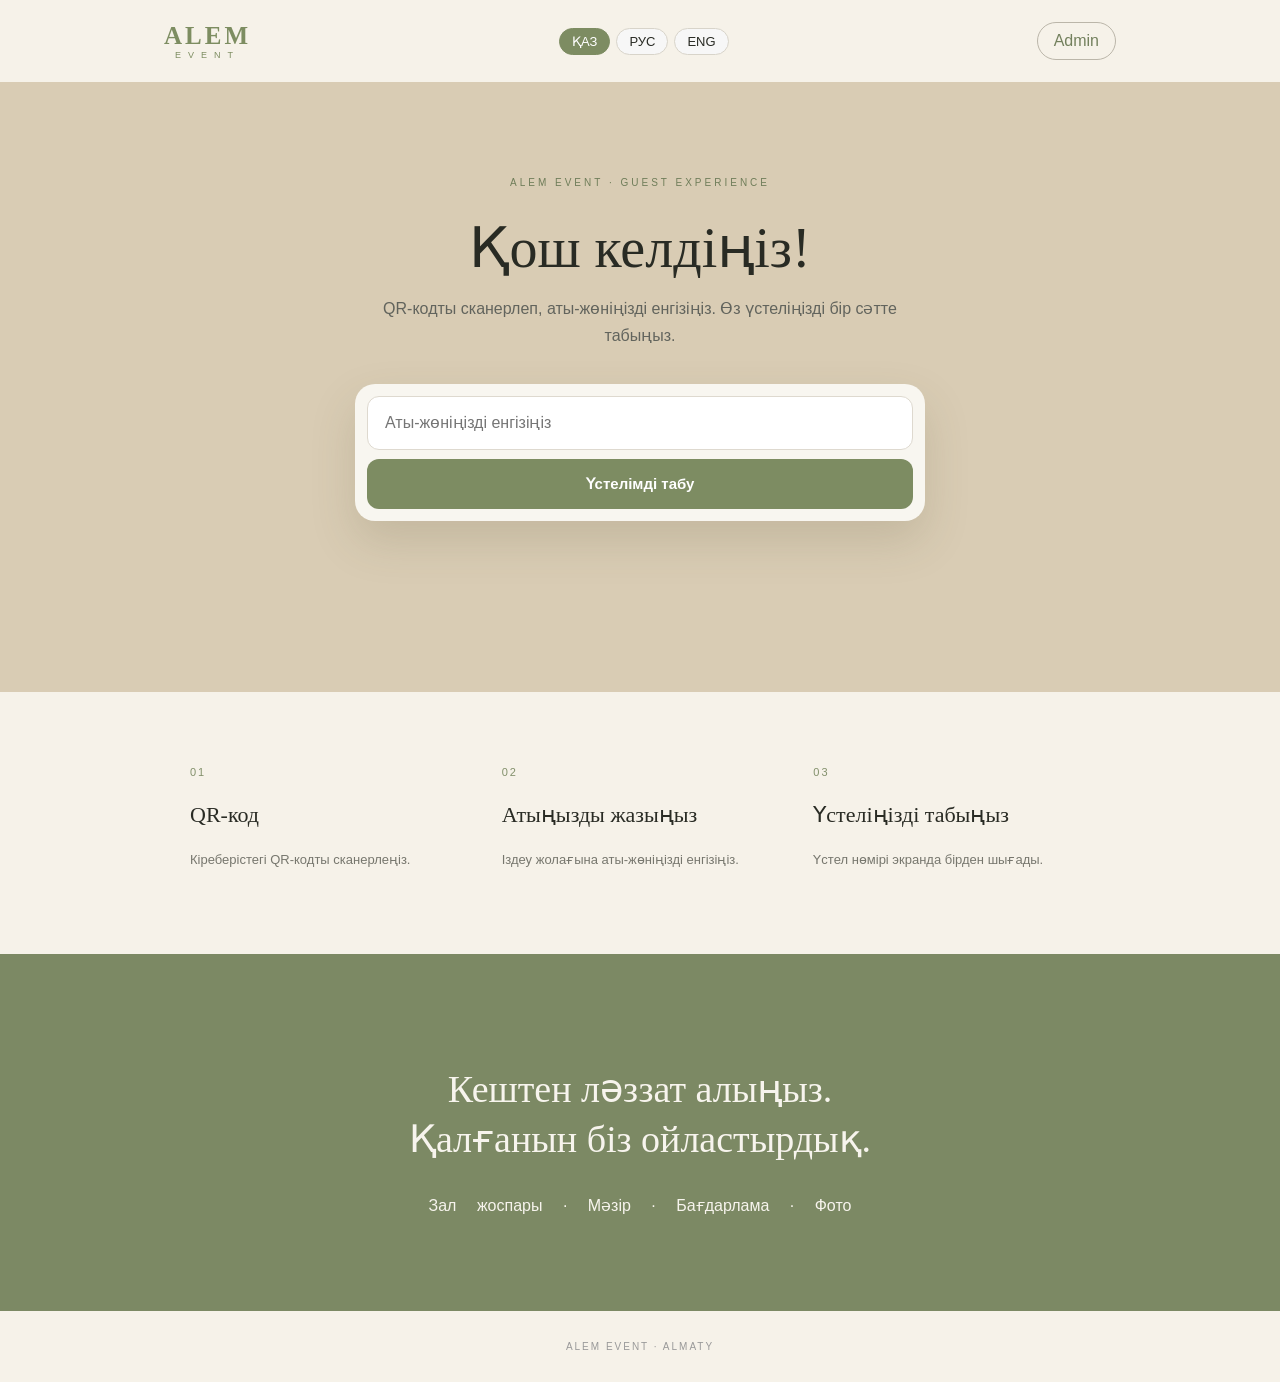
<file: index.html>
<!doctype html>
<html lang="kk">
<head>
  <meta charset="utf-8">
  <meta name="viewport" content="width=device-width,initial-scale=1">
  <title>ALEM EVENT</title>
  <link rel="stylesheet" href="style.css?v=8">
</head>

<body>

<header>
  <b>ALEM <small>EVENT</small></b>

  <div class="lang-switcher">
    <button type="button" onclick="setLanguage('kk')" id="lang-kk">ҚАЗ</button>
    <button type="button" onclick="setLanguage('ru')" id="lang-ru">РУС</button>
    <button type="button" onclick="setLanguage('en')" id="lang-en">ENG</button>
  </div>

  <a href="admin.html">Admin</a>
</header>

<main>

<section class="hero">

  <i>ALEM EVENT · GUEST EXPERIENCE</i>
  <div id="guestEventName"></div>
  <h1 id="welcome">Қош келдіңіз!</h1>

  <p id="heroText">
    QR-кодты сканерлеп, аты-жөніңізді енгізіңіз.
    Өз үстеліңізді бір сәтте табыңыз.
  </p>

  <div class="box">

    <input
      id="q"
      placeholder="Аты-жөніңізді енгізіңіз"
    >

    <button id="findBtn" onclick="findGuest()">
      Үстелімді табу
    </button>

    <div id="result"></div>

  </div>

</section>


<section class="steps">

  <div>
    <em>01</em>
    <h3 id="step1Title">QR-код</h3>
    <p id="step1Text">
      Кіреберістегі QR-кодты сканерлеңіз.
    </p>
  </div>

  <div>
    <em>02</em>
    <h3 id="step2Title">Атыңызды жазыңыз</h3>
    <p id="step2Text">
      Іздеу жолағына аты-жөніңізді енгізіңіз.
    </p>
  </div>

  <div>
    <em>03</em>
    <h3 id="step3Title">Үстеліңізді табыңыз</h3>
    <p id="step3Text">
      Үстел нөмірі экранда бірден шығады.
    </p>
  </div>

</section>


<section class="more">

  <h2 id="moreTitle">
    Кештен ләззат алыңыз.<br>
    Қалғанын біз ойластырдық.
  </h2>

  <p id="moreText">
    Зал жоспары · Мәзір · Бағдарлама · Фото
  </p>

</section>

</main>


<footer>
  ALEM EVENT · ALMATY
</footer>


<script>

const translations = {

  kk: {
    welcome: "Қош келдіңіз!",
    heroText: "QR-кодты сканерлеп, аты-жөніңізді енгізіңіз. Өз үстеліңізді бір сәтте табыңыз.",
    placeholder: "Аты-жөніңізді енгізіңіз",
    find: "Үстелімді табу",

    step1Title: "QR-код",
    step1Text: "Кіреберістегі QR-кодты сканерлеңіз.",

    step2Title: "Атыңызды жазыңыз",
    step2Text: "Іздеу жолағына аты-жөніңізді енгізіңіз.",

    step3Title: "Үстеліңізді табыңыз",
    step3Text: "Үстел нөмірі экранда бірден шығады.",

    moreTitle: "Кештен ләззат алыңыз.<br>Қалғанын біз ойластырдық.",
    moreText: "Зал жоспары · Мәзір · Бағдарлама · Фото"
  },


  ru: {
    welcome: "Добро пожаловать!",
    heroText: "Отсканируйте QR-код и введите своё имя. Найдите свой стол за несколько секунд.",
    placeholder: "Введите имя и фамилию",
    find: "Найти мой стол",

    step1Title: "QR-код",
    step1Text: "Отсканируйте QR-код у входа.",

    step2Title: "Введите своё имя",
    step2Text: "Введите имя и фамилию в строку поиска.",

    step3Title: "Найдите свой стол",
    step3Text: "Номер вашего стола сразу появится на экране.",

    moreTitle: "Наслаждайтесь вечером.<br>Остальное мы уже продумали.",
    moreText: "План зала · Меню · Программа · Фото"
  },


  en: {
    welcome: "Welcome!",
    heroText: "Scan the QR code and enter your name. Find your table in seconds.",
    placeholder: "Enter your full name",
    find: "Find my table",

    step1Title: "QR Code",
    step1Text: "Scan the QR code at the entrance.",

    step2Title: "Enter your name",
    step2Text: "Enter your full name in the search field.",

    step3Title: "Find your table",
    step3Text: "Your table number will appear instantly.",

    moreTitle: "Enjoy the evening.<br>We've taken care of the rest.",
    moreText: "Floor plan · Menu · Program · Photos"
  }

};


function setLanguage(lang) {

  localStorage.setItem("alem_language", lang);

  document.documentElement.lang = lang;

  const t = translations[lang];

  document.getElementById("welcome").innerHTML = t.welcome;
  document.getElementById("heroText").innerHTML = t.heroText;

  document.getElementById("q").placeholder = t.placeholder;
  document.getElementById("findBtn").innerHTML = t.find;

  document.getElementById("step1Title").innerHTML = t.step1Title;
  document.getElementById("step1Text").innerHTML = t.step1Text;

  document.getElementById("step2Title").innerHTML = t.step2Title;
  document.getElementById("step2Text").innerHTML = t.step2Text;

  document.getElementById("step3Title").innerHTML = t.step3Title;
  document.getElementById("step3Text").innerHTML = t.step3Text;

  document.getElementById("moreTitle").innerHTML = t.moreTitle;
  document.getElementById("moreText").innerHTML = t.moreText;


  document.querySelectorAll(".lang-switcher button")
    .forEach(btn => btn.classList.remove("active"));

  document.getElementById("lang-" + lang)
    .classList.add("active");
}


document.addEventListener("DOMContentLoaded", () => {

  const savedLanguage =
    localStorage.getItem("alem_language") || "kk";

  setLanguage(savedLanguage);

});

</script>


<script src="app.js?v=10"></script>

</body>
</html>
</file>
<file: style.css>
*{box-sizing:border-box}body{margin:0;background:#f6f2e9;color:#292b24;font-family:Arial,sans-serif}header{height:82px;max-width:1000px;margin:auto;padding:0 24px;display:flex;align-items:center;justify-content:space-between}header b{font-family:Georgia;font-size:25px;letter-spacing:3px;color:#7d8d61}header small{display:block;font:9px Arial;letter-spacing:7px;text-align:center}header a{color:#73805d;text-decoration:none;border:1px solid #bbb6a9;padding:9px 16px;border-radius:30px}.hero{text-align:center;background:#d9ccb4;padding:90px 20px 100px;min-height:610px}.hero>i{font-style:normal;font-size:10px;letter-spacing:3px;color:#6f7d59}.hero h1{font:500 56px Georgia;margin:25px 0 15px}.hero>p{max-width:530px;margin:auto;color:#62645d;line-height:1.7}.box{max-width:570px;margin:35px auto;background:#f8f6f0;padding:12px;border-radius:20px;box-shadow:0 20px 45px #5b51352b}.box input{width:100%;border:1px solid #ded9cf;border-radius:12px;padding:17px;font-size:16px}.box button{width:100%;border:0;border-radius:12px;background:#7d8c62;color:#fff;padding:16px;margin-top:9px;font-size:15px;font-weight:bold}#result{display:none;padding:20px 5px 8px}#result.show{display:block}#result strong{display:block;font:46px Georgia;color:#78875d;margin:8px}.steps{max-width:950px;margin:auto;padding:70px 25px;display:grid;grid-template-columns:repeat(3,1fr);gap:35px}.steps em{font-style:normal;font-size:11px;letter-spacing:2px;color:#82906b}.steps h3{font:22px Georgia}.steps p{color:#77776e;font-size:13px;line-height:1.6}.more{text-align:center;background:#7c8964;color:#f7f4ed;padding:80px 20px}.more h2{font:38px Georgia;line-height:1.3}.more p{word-spacing:16px}footer{text-align:center;padding:30px;color:#999;font-size:10px;letter-spacing:2px}@media(max-width:650px){.hero{padding-top:70px}.hero h1{font-size:43px}.steps{grid-template-columns:1fr;padding:45px 30px}.steps div{border-bottom:1px solid #ddd4c4;padding-bottom:20px}.more h2{font-size:30px}}.admin-main{max-width:800px;margin:40px auto;padding:20px}.admin-card{max-width:560px;margin:24px 0;background:#fbf9f4;padding:22px;border-radius:20px;box-shadow:0 20px 45px #5b51351f}.admin-card h1,.admin-head h1{font:500 42px Georgia;margin:10px 0}.admin-kicker{font-size:10px;letter-spacing:3px;color:#75835e}.muted{color:#74756e;line-height:1.5}.admin-card input{width:100%;border:1px solid #ded9cf;border-radius:12px;padding:16px;font-size:16px;margin-top:10px;background:#fff}.admin-card button{width:100%;border:0;border-radius:12px;background:#7d8c62;color:#fff;padding:16px;margin-top:10px;font-size:15px;font-weight:bold}.admin-msg{margin-top:12px;color:#666;line-height:1.4}.admin-head{display:flex;align-items:flex-start;justify-content:space-between;gap:18px}.outline-btn{border:1px solid #bdb7aa;background:transparent;color:#73805d;padding:10px 18px;border-radius:30px}.guest-list{background:#fbf9f4;border-radius:20px;overflow:hidden}.guest-row{display:flex;align-items:center;justify-content:space-between;gap:12px;padding:16px 20px;border-bottom:1px solid #e5dfd3}.guest-row button{border:1px solid #cfc8bb;background:transparent;border-radius:20px;padding:7px 12px;color:#666}.empty{padding:24px;color:#777}@media(max-width:650px){.admin-main{margin-top:15px}.admin-card h1,.admin-head h1{font-size:36px}.admin-head{align-items:center}}
.admin-card select{width:100%;border:1px solid #ded9cf;border-radius:12px;padding:15px;font-size:16px;background:#fff;margin:8px 0 4px}.field-label{font-size:12px;color:#777}.two-col{display:grid;grid-template-columns:1.4fr 1fr;gap:10px}.event-title{font:500 30px Georgia;margin:10px 0 2px}.section-title{font:500 25px Georgia;margin:0 0 8px}.small{font-size:13px}.qr-wrap{display:flex;align-items:center;gap:24px;margin-top:18px;flex-wrap:wrap}#qrcode{background:#fff;padding:12px;border-radius:14px}.qr-actions{flex:1;min-width:210px}.admin-card .secondary-btn{background:transparent;color:#73805d;border:1px solid #bdb7aa}.list-head{display:flex;align-items:center;justify-content:space-between;margin:28px 0 10px}.pad{padding:20px}@media(max-width:650px){.two-col{grid-template-columns:1fr}.qr-wrap{justify-content:center}.qr-actions{width:100%}}

.admin-card .danger-btn{background:transparent;color:#9a5148;border:1px solid #cda9a3}.admin-card .danger-btn:active{background:#f3e4e1}

/* Admin guest search & edit */
.guest-search-card{margin-top:28px}
.guest-search-card input{margin-bottom:0}
.guest-row{gap:12px}
.guest-row .guest-info{flex:1;min-width:0}
.guest-row .guest-actions{display:flex;gap:8px;flex-wrap:wrap;justify-content:flex-end}
.guest-row .edit-btn{background:transparent;color:#829167;border:1px solid #b9b5a8;padding:10px 16px;border-radius:999px;font-weight:600}
.edit-panel{display:none;width:100%;padding-top:12px;gap:10px}
.edit-panel.open{display:grid;grid-template-columns:1fr 130px auto}
.edit-panel input{margin:0;min-width:0}
.edit-panel button{margin:0;white-space:nowrap}
@media(max-width:650px){.edit-panel.open{grid-template-columns:1fr}.guest-row{align-items:flex-start}.guest-row .guest-actions{width:100%;justify-content:flex-start}}

/* Mobile guest list layout fix */
@media(max-width:650px){
  .guest-row{flex-direction:column;align-items:stretch;gap:14px;padding:18px 20px}
  .guest-row .guest-info{width:100%;font-size:17px;line-height:1.35}
  .guest-row .guest-actions{width:100%;display:grid;grid-template-columns:1fr 1fr;gap:10px}
  .guest-row .guest-actions button{width:100%;margin:0;padding:10px 12px}
  .edit-panel.open{grid-template-columns:1fr;gap:10px;padding-top:14px}
  .edit-panel input,.edit-panel button{width:100%}
}
/* Hall map */
.map-btn{width:100%;border:1px solid #aeb59d!important;background:transparent!important;color:#71805a!important;padding:14px!important;margin-top:12px!important;border-radius:12px!important;font-weight:700}.hall-map{margin-top:16px}.hall-map h3{font:24px Georgia;margin:8px 0 10px}.hall-canvas{width:100%;overflow:hidden;border-radius:14px;background:#fff}.hall-canvas img{display:block;width:100%;height:auto}

/* Admin hall plan upload */
.hall-plan-preview{margin-top:14px;background:#fff;border-radius:14px;padding:10px;overflow:hidden}.hall-plan-preview img{display:block;width:100%;height:auto;border-radius:10px}.map-empty{padding:28px 16px;color:#777;text-align:center}

/* ALEM EVENT — mobile header fix */
.lang-switcher{
  display:flex;
  align-items:center;
  justify-content:center;
  gap:6px;
}

.lang-switcher button{
  border:1px solid #d8d4ca;
  background:#f7f7f7;
  color:#292b24;
  border-radius:999px;
  padding:6px 12px;
  font-size:13px;
  line-height:1;
  margin:0;
  width:auto;
  min-width:50px;
}

.lang-switcher button.active{
  background:#7d8c62;
  border-color:#7d8c62;
  color:white;
}

@media(max-width:650px){

  header{
    height:auto;
    min-height:90px;
    padding:14px 16px;
    display:grid;
    grid-template-columns:auto 1fr auto;
    align-items:center;
    gap:10px;
  }

  header b{
    font-size:23px;
    white-space:nowrap;
  }

  .lang-switcher{
    display:flex;
    flex-wrap:nowrap;
    gap:4px;
  }

  .lang-switcher button{
    padding:6px 8px;
    min-width:43px;
    font-size:12px;
  }

  header a{
    padding:9px 12px;
    font-size:13px;
    text-align:center;
    white-space:nowrap;
  }
}
/* Admin date input fix */
#eventDate{
  width:100%;
  min-height:54px;
  border:1px solid #ded9cf;
  border-radius:12px;
  padding:14px 16px;
  font-size:16px;
  background:#fff;
  color:#292b24;
}

#eventDate::-webkit-date-and-time-value{
  text-align:left;
}

#eventDate::-webkit-calendar-picker-indicator{
  opacity:.65;
}
/* Admin logout button mobile fix */
@media(max-width:650px){
  .admin-head{
    display:grid;
    grid-template-columns:1fr auto;
    align-items:start;
    gap:12px;
  }

  .admin-head .outline-btn{
    margin-top:12px;
    padding:9px 16px;
    white-space:nowrap;
    font-size:13px;
  }
}
/* Beautiful event date field */
.date-field{
  position:relative;
  width:100%;
  min-height:54px;
  margin-top:10px;
  border:1px solid #ded9cf;
  border-radius:12px;
  background:#fff;
  display:flex;
  align-items:center;
  padding:0 16px;
  overflow:hidden;
}

.date-field #dateLabel{
  color:#aaa;
  font-size:16px;
  pointer-events:none;
}

.date-field #eventDate{
  position:absolute;
  inset:0;
  width:100%;
  height:100%;
  margin:0;
  padding:0;
  border:0;
  opacity:0;
  cursor:pointer;
}
/* Date picker: native iPhone text-ті жасыру */
.date-field #eventDate{
  position:absolute;
  inset:0;
  width:100%;
  height:100%;
  opacity:0;
  cursor:pointer;
  -webkit-appearance:none;
  appearance:none;
}

.date-field #dateLabel{
  position:relative;
  z-index:1;
  pointer-events:none;
}
#eventName {
  font-family: Georgia, "Times New Roman", serif;
  font-size: 46px;
  font-weight: 500;
  line-height: 1.1;
  color: #25271f;
  margin: 18px 0 28px;
  text-align: center;
  letter-spacing: 1px;
}

@media (max-width: 600px) {
  #eventName {
    font-size: 42px;
  }
}
#eventName {
  width: 100% !important;
  height: 80px !important;
  padding: 0 24px !important;
  font-family: Arial, sans-serif !important;
  font-size: 22px !important;
  line-height: normal !important;
  text-align: left !important;
  letter-spacing: 0 !important;
}

#eventName::placeholder {
  font-family: Arial, sans-serif !important;
  font-size: 22px !important;
  line-height: normal !important;
}
</file>
